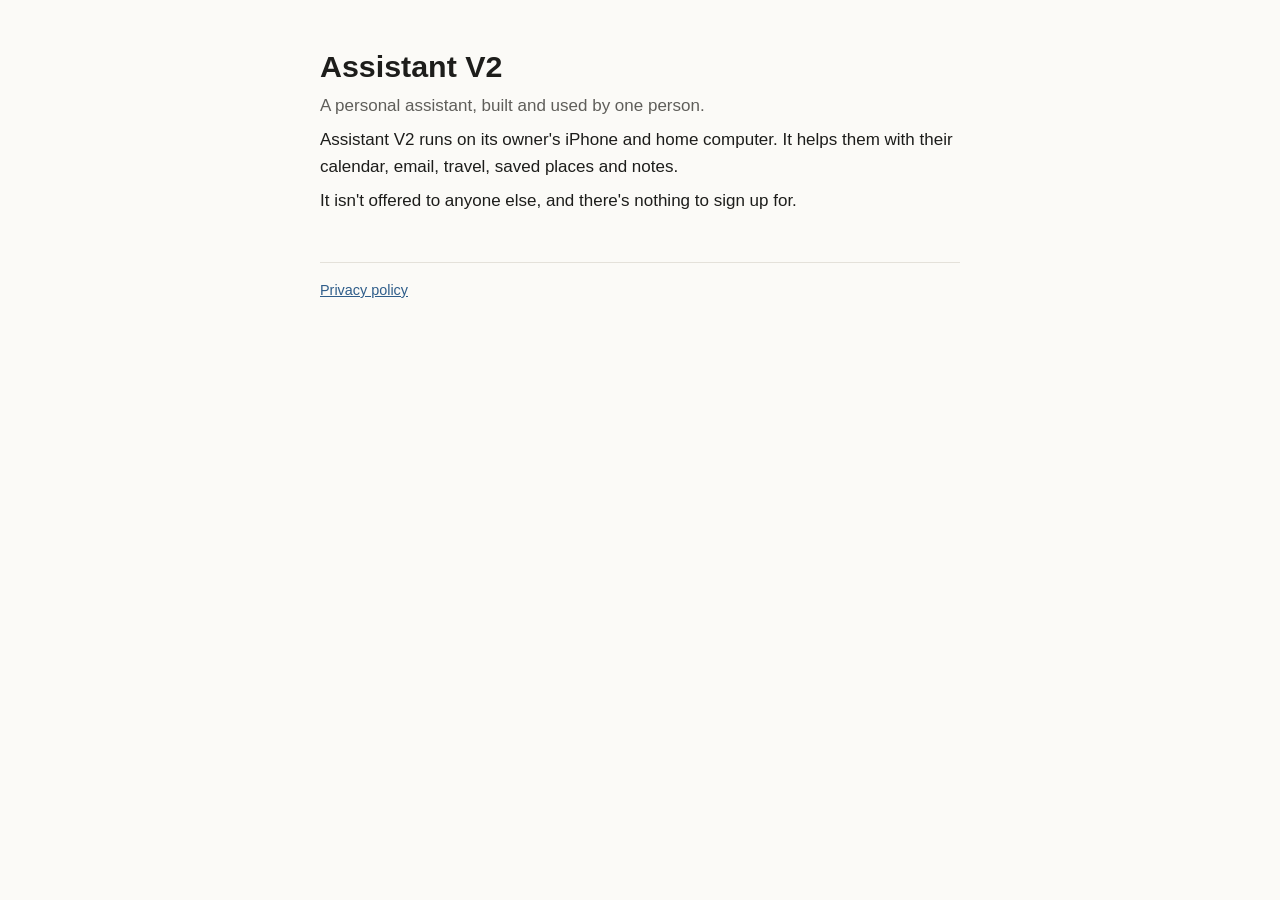
<file: index.html>
<!doctype html>
<html lang="en">
<head>
  <meta charset="utf-8">
  <meta name="viewport" content="width=device-width, initial-scale=1">
  <title>Assistant V2</title>
  <link rel="stylesheet" href="style.css">
</head>
<body>
<main>
  <h1>Assistant V2</h1>
  <p class="muted">A personal assistant, built and used by one person.</p>
  <p>Assistant V2 runs on its owner's iPhone and home computer. It helps them with their calendar, email, travel, saved places and notes.</p>
  <p>It isn't offered to anyone else, and there's nothing to sign up for.</p>
  <footer><a href="privacy.html">Privacy policy</a></footer>
</main>
</body>
</html>
</file>
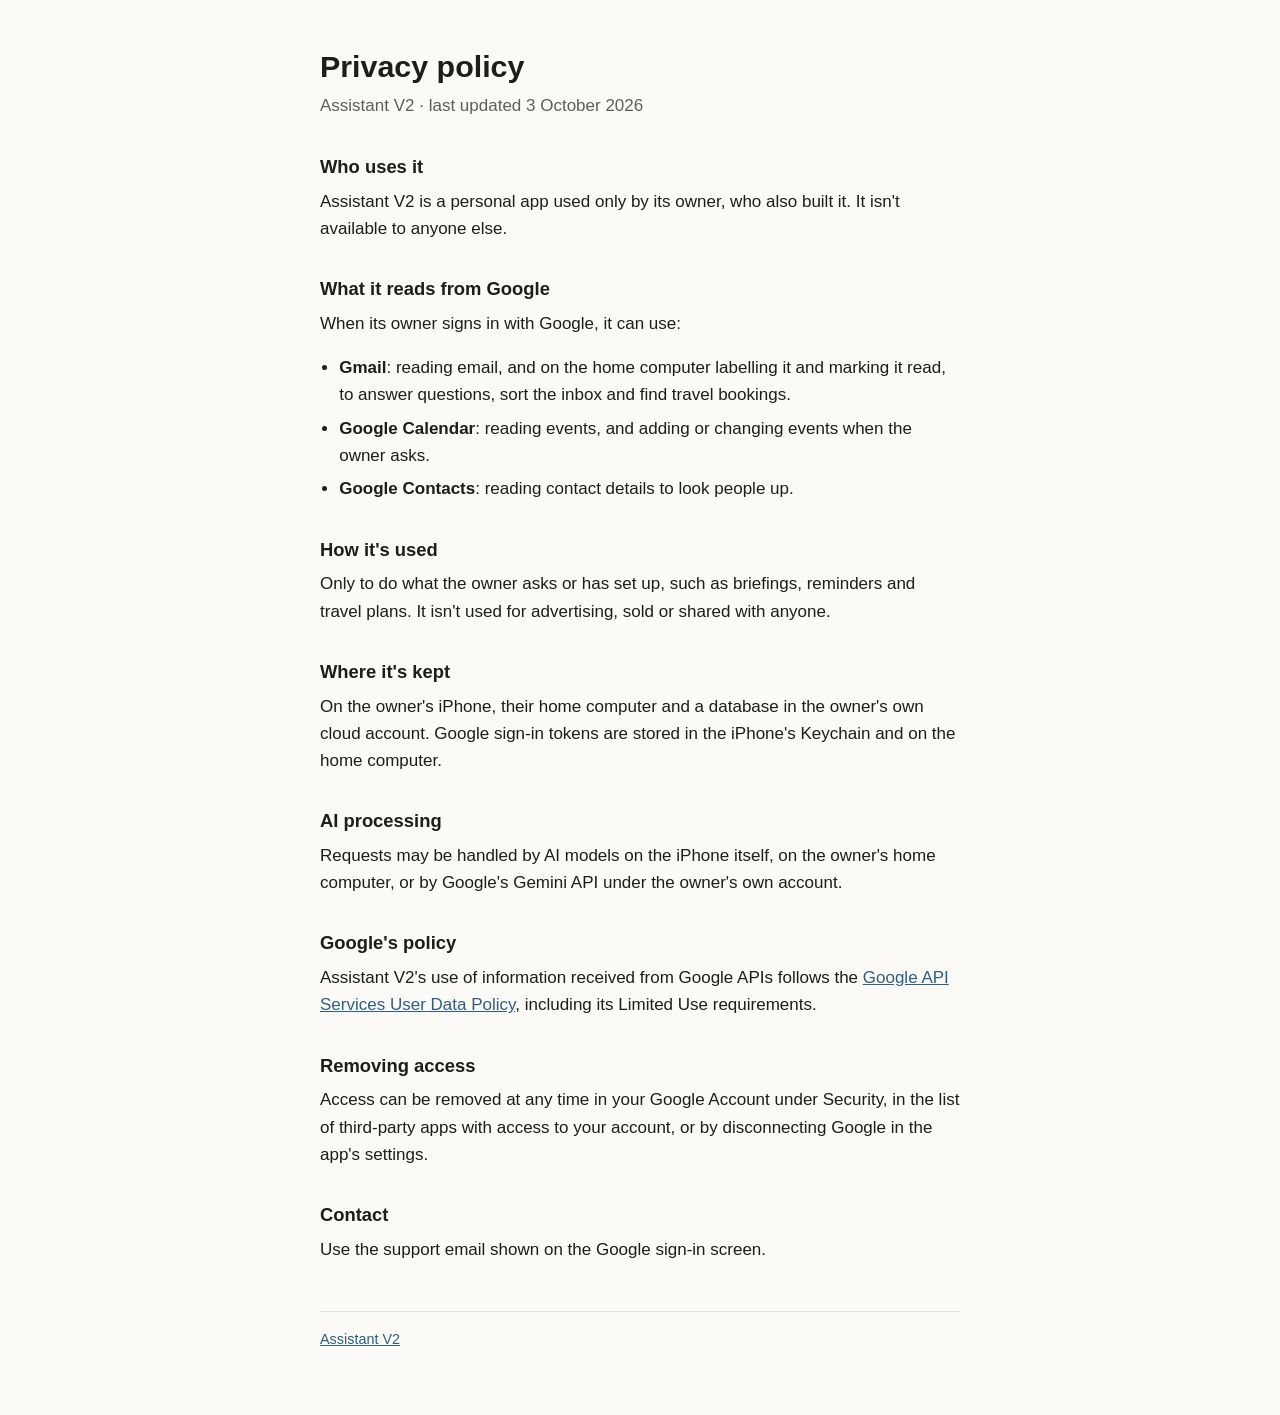
<file: privacy.html>
<!doctype html>
<html lang="en">
<head>
  <meta charset="utf-8">
  <meta name="viewport" content="width=device-width, initial-scale=1">
  <title>Assistant V2 privacy</title>
  <link rel="stylesheet" href="style.css">
</head>
<body>
<main>
  <h1>Privacy policy</h1>
  <p class="muted">Assistant V2 · last updated 3 October 2026</p>

  <h2>Who uses it</h2>
  <p>Assistant V2 is a personal app used only by its owner, who also built it. It isn't available to anyone else.</p>

  <h2>What it reads from Google</h2>
  <p>When its owner signs in with Google, it can use:</p>
  <ul>
    <li><strong>Gmail</strong>: reading email, and on the home computer labelling it and marking it read, to answer questions, sort the inbox and find travel bookings.</li>
    <li><strong>Google Calendar</strong>: reading events, and adding or changing events when the owner asks.</li>
    <li><strong>Google Contacts</strong>: reading contact details to look people up.</li>
  </ul>

  <h2>How it's used</h2>
  <p>Only to do what the owner asks or has set up, such as briefings, reminders and travel plans. It isn't used for advertising, sold or shared with anyone.</p>

  <h2>Where it's kept</h2>
  <p>On the owner's iPhone, their home computer and a database in the owner's own cloud account. Google sign-in tokens are stored in the iPhone's Keychain and on the home computer.</p>

  <h2>AI processing</h2>
  <p>Requests may be handled by AI models on the iPhone itself, on the owner's home computer, or by Google's Gemini API under the owner's own account.</p>

  <h2>Google's policy</h2>
  <p>Assistant V2's use of information received from Google APIs follows the <a href="https://developers.google.com/terms/api-services-user-data-policy">Google API Services User Data Policy</a>, including its Limited Use requirements.</p>

  <h2>Removing access</h2>
  <p>Access can be removed at any time in your Google Account under Security, in the list of third-party apps with access to your account, or by disconnecting Google in the app's settings.</p>

  <h2>Contact</h2>
  <p>Use the support email shown on the Google sign-in screen.</p>

  <footer><a href="index.html">Assistant V2</a></footer>
</main>
</body>
</html>
</file>
<file: style.css>
:root { --bg: #fbfaf7; --text: #1d1d1b; --muted: #5f5e5a; --line: #e4e1da; --link: #2f5d8a; }
@media (prefers-color-scheme: dark) {
  :root { --bg: #171716; --text: #ecebe7; --muted: #a8a69f; --line: #34332f; --link: #8db7e0; }
}
* { box-sizing: border-box; }
body { margin: 0; background: var(--bg); color: var(--text); font: 17px/1.6 -apple-system, BlinkMacSystemFont, "Segoe UI", Roboto, sans-serif; }
main { max-width: 42rem; margin: 0 auto; padding: 3rem 1rem 4rem; }
h1 { font-size: 1.9rem; line-height: 1.2; margin: 0 0 0.5rem; }
h2 { font-size: 1.15rem; margin: 2rem 0 0.4rem; }
p, li { margin: 0.4rem 0; }
ul { padding-left: 1.2rem; }
a { color: var(--link); }
.muted { color: var(--muted); }
footer { margin-top: 3rem; padding-top: 1rem; border-top: 1px solid var(--line); color: var(--muted); font-size: 0.9rem; }
</file>
